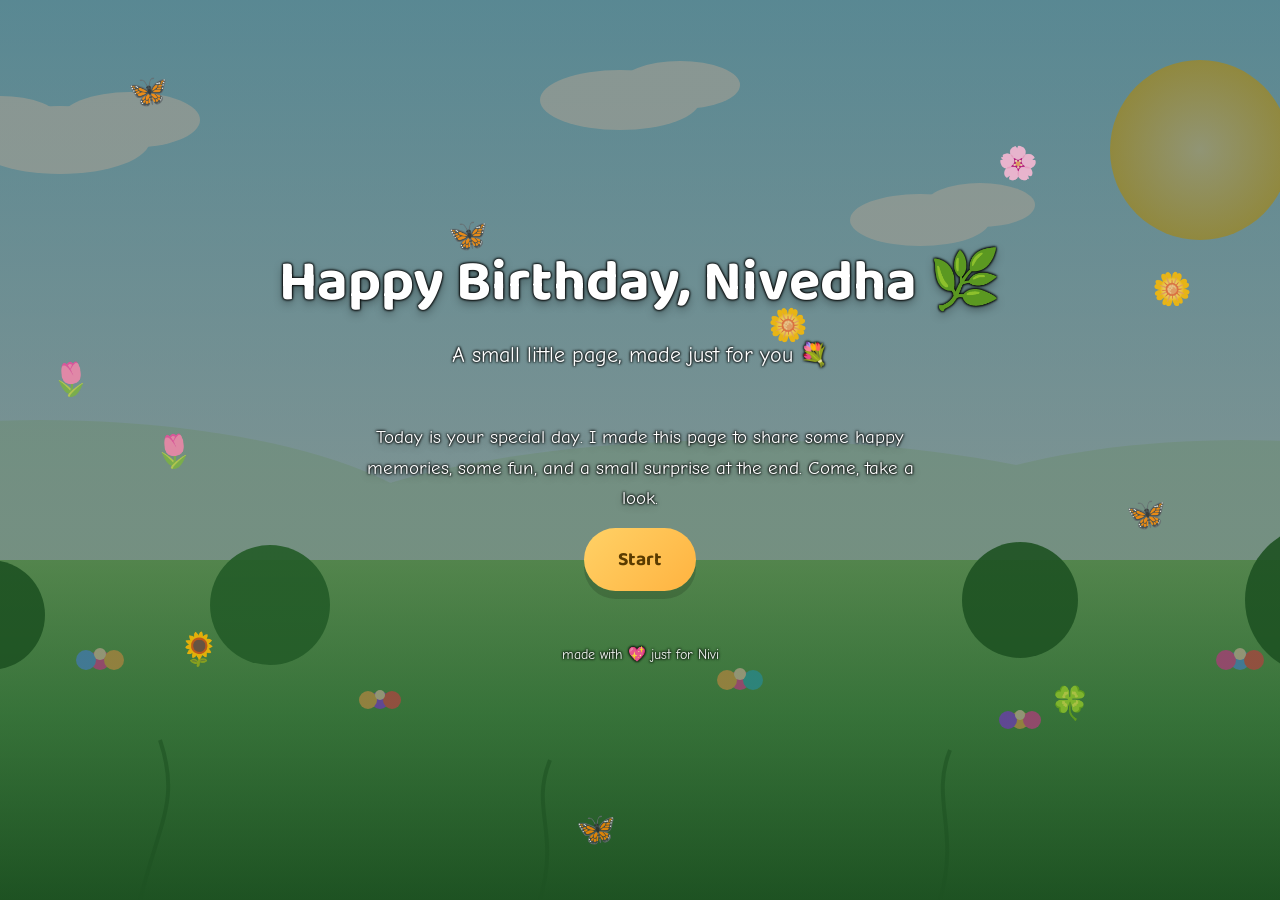
<file: index.html>
<!DOCTYPE html>
<html lang="en">
<head>
<meta charset="UTF-8" />
<meta name="viewport" content="width=device-width, initial-scale=1.0" />
<title>Happy Birthday Nivi 🌿</title>
<link rel="stylesheet" href="css/style.css" />
</head>
<body>
  <span class="floaty" style="top:8%; left:10%;">🦋</span>
  <span class="floaty" style="top:16%; left:78%; animation-delay: 1s;">🌸</span>
  <span class="floaty" style="top:24%; left:35%; animation-delay: 1.6s;">🦋</span>
  <span class="floaty" style="top:34%; left:60%; animation-delay: 0.6s;">🌼</span>
  <span class="floaty" style="top:48%; left:12%; animation-delay: 2.1s;">🌷</span>
  <span class="floaty" style="top:55%; left:88%; animation-delay: 1.2s;">🦋</span>
  <span class="floaty" style="top:70%; left:14%; animation-delay: 2s;">🌻</span>
  <span class="floaty" style="top:76%; left:82%; animation-delay: 1.5s;">🍀</span>
  <span class="floaty" style="top:40%; left:4%; animation-delay: 0.5s;">🌷</span>
  <span class="floaty" style="top:30%; left:90%; animation-delay: 2.5s;">🌼</span>
  <span class="floaty" style="top:90%; left:45%; animation-delay: 0.8s;">🦋</span>

  <h1 class="wonder-title">Happy Birthday, <span class="name-loop" id="name-loop">Nivedha</span> 🌿</h1>
  <p class="wonder-subtitle">A small little page, made just for you 💐</p>

  <div class="wonder-card">
    <p>Today is your special day. I made this page to share some happy memories, some fun, and a
      small surprise at the end. Come, take a look.</p>
    <div class="button-row">
      <a class="btn btn-next" href="memories.html">Start</a>
    </div>
  </div>

  <footer class="wonder-footer">made with 💖 just for Nivi</footer>

  <script src="js/nameloop.js"></script>
  <script src="js/transitions.js"></script>
  <script>
    WonderNameLoop.startNameLoop('name-loop', ['Nivedha', 'Nivi'], 2200);
  </script>
</body>
</html>
</file>
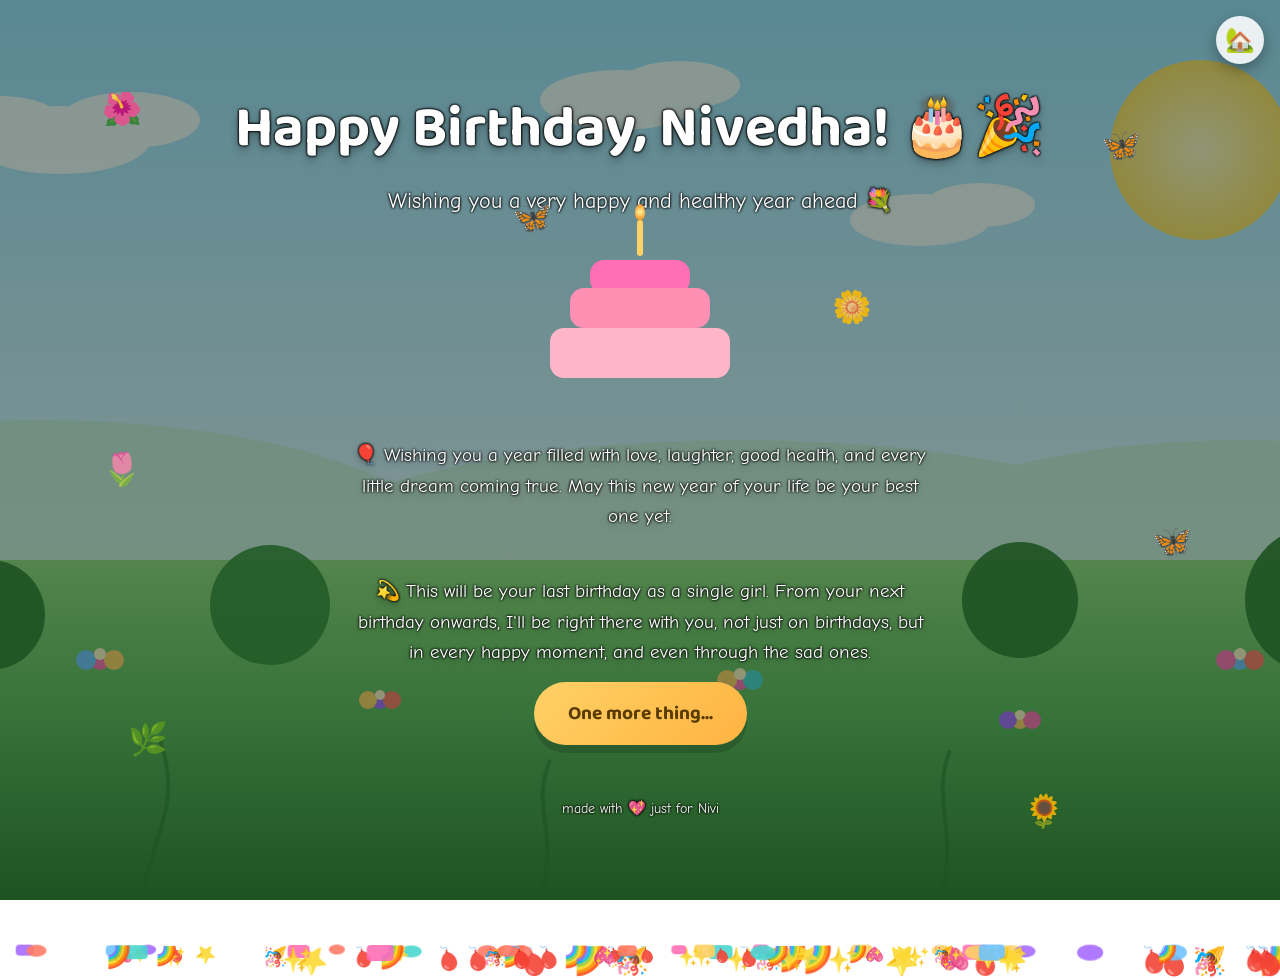
<file: birthday.html>
<!DOCTYPE html>
<html lang="en">
<head>
<meta charset="UTF-8" />
<meta name="viewport" content="width=device-width, initial-scale=1.0" />
<title>Happy Birthday Nivi! 🎂</title>
<link rel="stylesheet" href="css/style.css" />
</head>
<body>
  <a class="home-icon-btn" href="index.html" aria-label="Home">🏡</a>
  <div class="balloons" id="balloons"></div>
  <span class="floaty" style="top:10%; left:8%;">🌺</span>
  <span class="floaty" style="top:14%; left:86%; animation-delay: 1s;">🦋</span>
  <span class="floaty" style="top:22%; left:40%; animation-delay: 1.7s;">🦋</span>
  <span class="floaty" style="top:32%; left:65%; animation-delay: 0.5s;">🌼</span>
  <span class="floaty" style="top:50%; left:8%; animation-delay: 2.4s;">🌷</span>
  <span class="floaty" style="top:58%; left:90%; animation-delay: 1.3s;">🦋</span>
  <span class="floaty" style="top:80%; left:10%; animation-delay: 2s;">🌿</span>
  <span class="floaty" style="top:88%; left:80%; animation-delay: 0.9s;">🌻</span>

  <h1 class="wonder-title">Happy Birthday, <span class="name-loop" id="name-loop">Nivedha</span>! 🎂🎉</h1>
  <p class="wonder-subtitle">Wishing you a very happy and healthy year ahead 💐</p>

  <div class="cake">
    <div class="candle">
      <div class="flame"></div>
    </div>
    <div class="layer layer-top"></div>
    <div class="layer layer-middle"></div>
    <div class="layer layer-bottom"></div>
  </div>

  <div class="wonder-card">
    <p>🎈 Wishing you a year filled with love, laughter, good health, and every little dream
      coming true. May this new year of your life be your best one yet.</p>
  </div>

  <div class="wonder-card">
    <p>💫 This will be your last birthday as a single girl. From your next birthday onwards, I'll
      be right there with you, not just on birthdays, but in every happy moment, and even through
      the sad ones.</p>
    <div class="button-row">
      <a class="btn btn-next" href="proposal.html">One more thing...</a>
    </div>
  </div>

  <footer class="wonder-footer">made with 💖 just for Nivi</footer>

  <script src="js/confetti.js"></script>
  <script src="js/transitions.js"></script>
  <script src="js/nameloop.js"></script>
  <script>
    WonderNameLoop.startNameLoop('name-loop', ['Nivedha', 'Nivi'], 2200);
    WonderConfetti.burstConfetti({ count: 90 });
    setInterval(() => WonderConfetti.burstConfetti({ count: 20 }), 3000);

    const balloonField = document.getElementById('balloons');
    const emojis = ['🎈', '🎈', '🎈', '🌸'];
    for (let i = 0; i < 14; i++) {
      const b = document.createElement('span');
      b.className = 'balloon';
      b.textContent = emojis[Math.floor(Math.random() * emojis.length)];
      b.style.left = Math.random() * 100 + 'vw';
      b.style.animationDelay = (Math.random() * 9) + 's';
      b.style.animationDuration = (7 + Math.random() * 5) + 's';
      balloonField.appendChild(b);
    }
  </script>
</body>
</html>
</file>
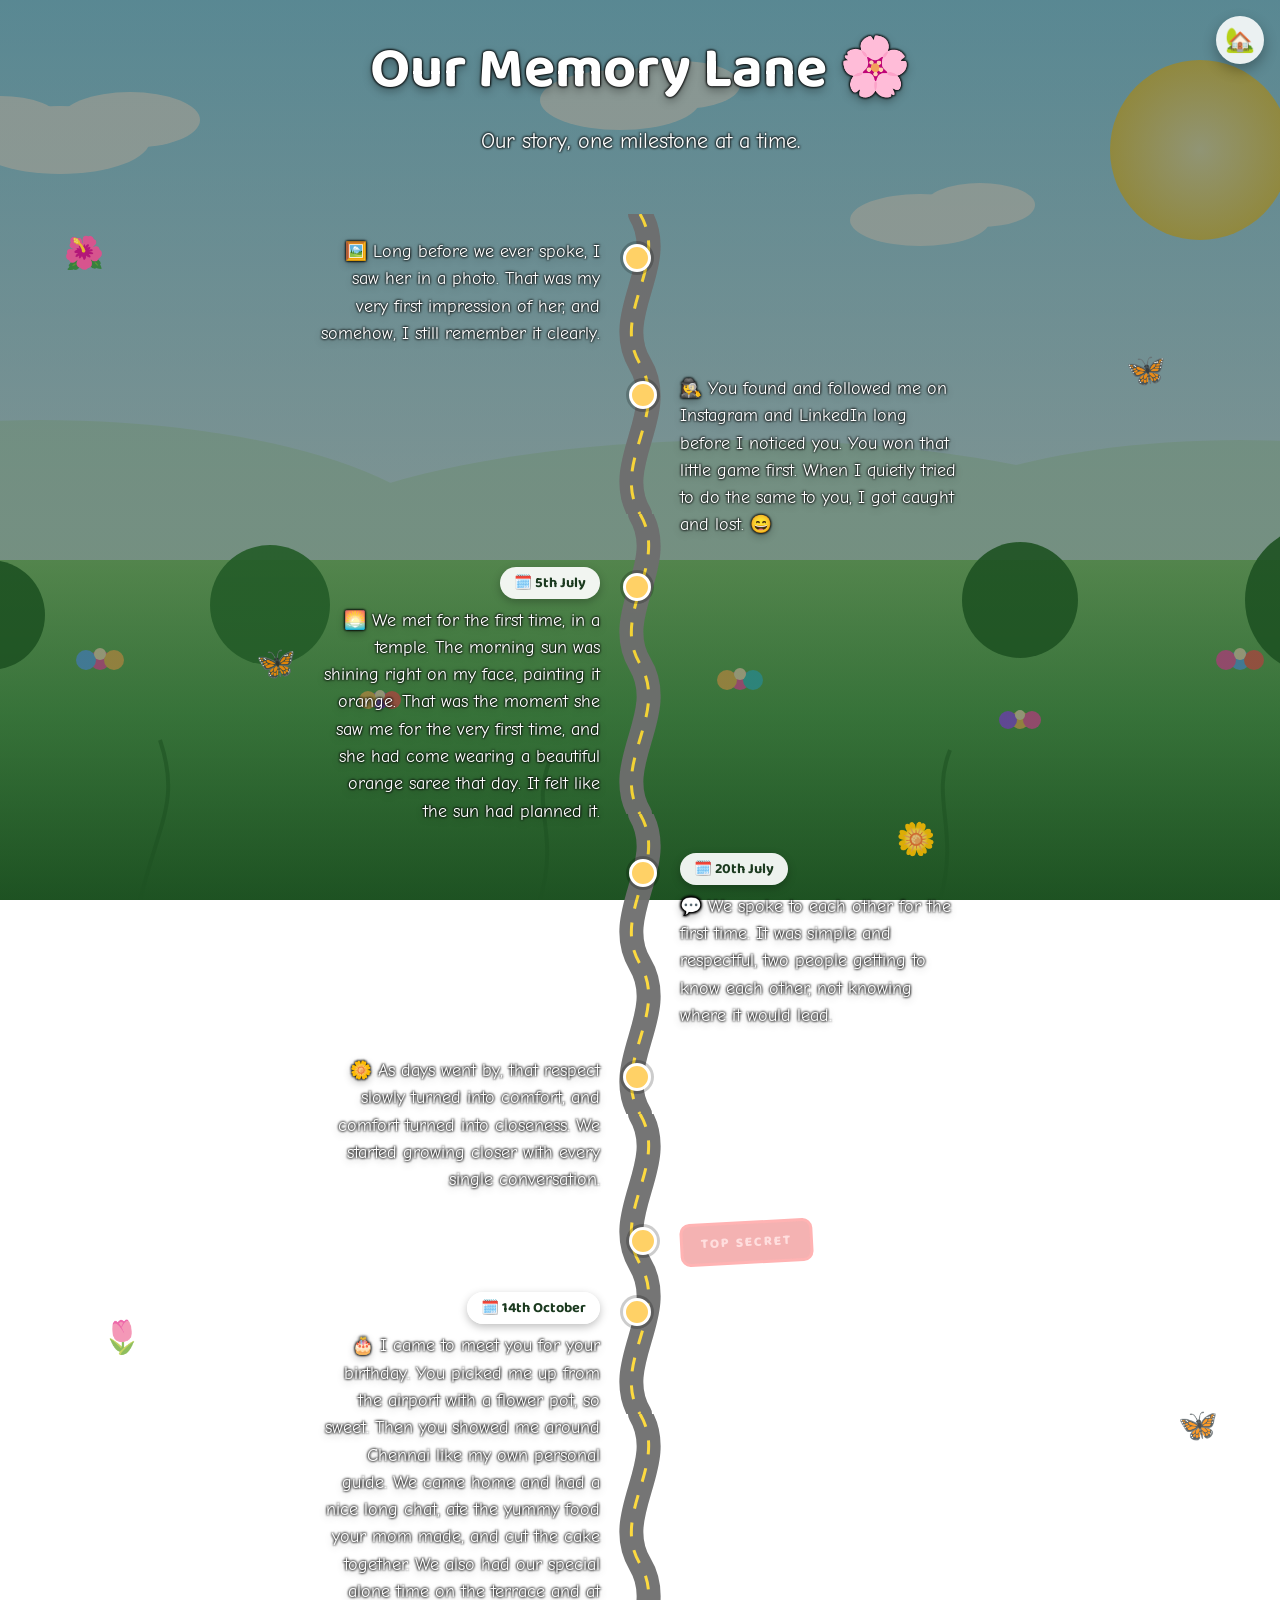
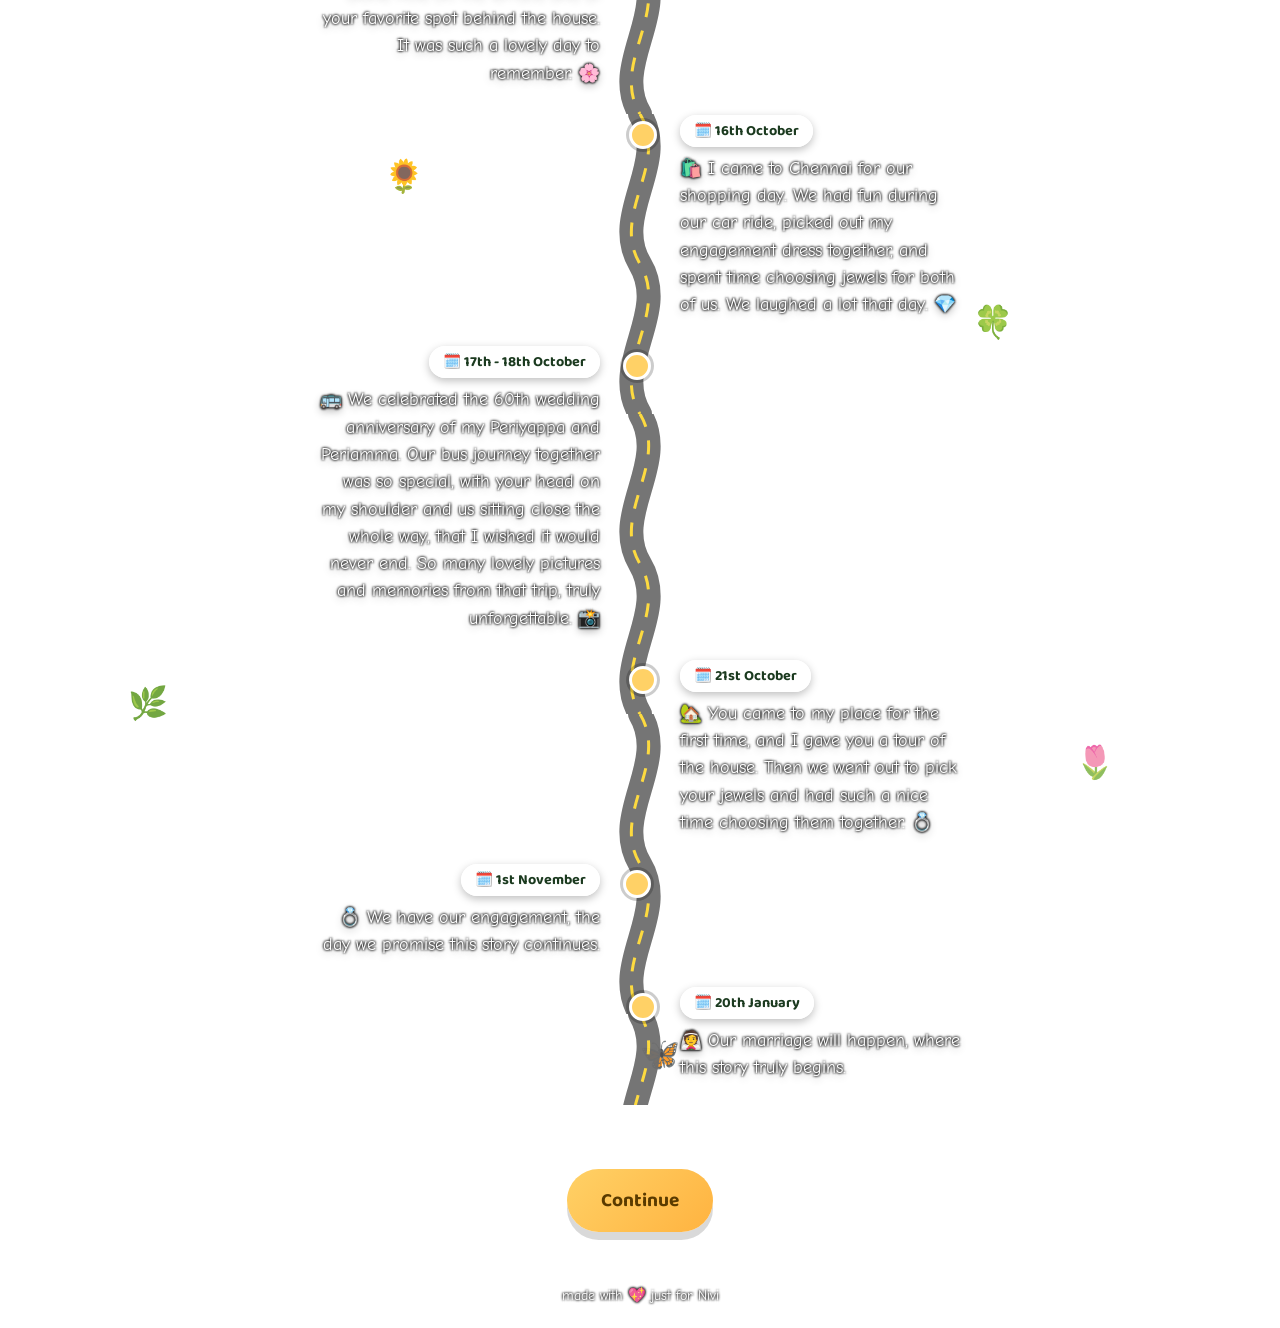
<file: memories.html>
<!DOCTYPE html>
<html lang="en">
<head>
<meta charset="UTF-8" />
<meta name="viewport" content="width=device-width, initial-scale=1.0" />
<title>Our Memory Lane 🌸</title>
<link rel="stylesheet" href="css/style.css" />
</head>
<body>
  <a class="home-icon-btn" href="index.html" aria-label="Home">🏡</a>
  <span class="floaty" style="top:8%; left:5%;">🌺</span>
  <span class="floaty" style="top:12%; left:88%; animation-delay: 1s;">🦋</span>
  <span class="floaty" style="top:22%; left:20%; animation-delay: 1.8s;">🦋</span>
  <span class="floaty" style="top:28%; left:70%; animation-delay: 0.6s;">🌼</span>
  <span class="floaty" style="top:45%; left:8%; animation-delay: 2.2s;">🌷</span>
  <span class="floaty" style="top:48%; left:92%; animation-delay: 1.4s;">🦋</span>
  <span class="floaty" style="top:60%; left:30%; animation-delay: 0.9s;">🌻</span>
  <span class="floaty" style="top:65%; left:76%; animation-delay: 2.6s;">🍀</span>
  <span class="floaty" style="top:78%; left:10%; animation-delay: 2s;">🌿</span>
  <span class="floaty" style="top:80%; left:84%; animation-delay: 1.3s;">🌷</span>
  <span class="floaty" style="top:90%; left:50%; animation-delay: 0.3s;">🦋</span>

  <h1 class="wonder-title">Our Memory Lane 🌸</h1>
  <p class="wonder-subtitle">Our story, one milestone at a time.</p>

  <div class="timeline">
    <div class="timeline-item">
      <div class="timeline-content">
        <p>🖼️ Long before we ever spoke, I saw her in a photo. That was my very first impression
          of her, and somehow, I still remember it clearly.</p>
      </div>
    </div>

    <div class="timeline-item">
      <div class="timeline-content">
        <p>🕵️‍♀️ You found and followed me on Instagram and LinkedIn long before I noticed you.
          You won that little game first. When I quietly tried to do the same to you, I got caught
          and lost. 😄</p>
      </div>
    </div>

    <div class="timeline-item">
      <div class="timeline-content">
        <span class="timeline-date">🗓️ 5th July</span>
        <p>🌅 We met for the first time, in a temple. The morning sun was shining
          right on my face, painting it orange. That was the moment she saw me for the very first
          time, and she had come wearing a beautiful orange saree that day. It felt like the sun
          had planned it.</p>
      </div>
    </div>

    <div class="timeline-item">
      <div class="timeline-content">
        <span class="timeline-date">🗓️ 20th July</span>
        <p>💬 We spoke to each other for the first time. It was simple and
          respectful, two people getting to know each other, not knowing where it would lead.</p>
      </div>
    </div>

    <div class="timeline-item">
      <div class="timeline-content">
        <p>🌼 As days went by, that respect slowly turned into comfort, and comfort turned into
          closeness. We started growing closer with every single conversation.</p>
      </div>
    </div>

    <div class="timeline-item">
      <div class="timeline-content">
        <button type="button" class="secret-trigger" id="secret-trigger">Top Secret</button>
        <div class="secret-form" id="secret-form">
          <p class="secret-hint">Hint: "Na unna vida vellai ah therinja day"</p>
          <input type="password" inputmode="numeric" pattern="[0-9]*" maxlength="4" id="secret-password" class="secret-input" placeholder="4-digit code" />
          <button type="button" class="btn btn-next" id="secret-submit" style="padding:10px 20px; font-size:1rem;">Unlock</button>
          <p class="secret-error" id="secret-error" style="display:none;">Wrong password, try again.</p>
        </div>
        <div class="secret-content" id="secret-content">
          <span class="timeline-date">🗓️ 6th September</span>
          <p>🕵️ Our secret meetup on Bangalore... 💕</p>
        </div>
      </div>
    </div>

    <div class="timeline-item">
      <div class="timeline-content">
        <span class="timeline-date">🗓️ 14th October</span>
        <p>🎂 I came to meet you for your birthday. You picked me up from the airport with a flower pot, so sweet. Then you showed me around Chennai like my own personal guide. We came home and had a nice long chat, ate the yummy food your mom made, and cut the cake together. We also had our special alone time on the terrace and at your favorite spot behind the house. It was such a lovely day to remember. 🌸</p>
      </div>
    </div>

    <div class="timeline-item">
      <div class="timeline-content">
        <span class="timeline-date">🗓️ 16th October</span>
        <p>🛍️ I came to Chennai for our shopping day. We had fun during our car ride, picked out my engagement dress together, and spent time choosing jewels for both of us. We laughed a lot that day. 💎</p>
      </div>
    </div>

    <div class="timeline-item">
      <div class="timeline-content">
        <span class="timeline-date">🗓️ 17th - 18th October</span>
        <p>🚌 We celebrated the 60th wedding anniversary of my Periyappa and Periamma. Our bus journey together was so special, with your head on my shoulder and us sitting close the whole way, that I wished it would never end. So many lovely pictures and memories from that trip, truly unforgettable. 📸</p>
      </div>
    </div>

    <div class="timeline-item">
      <div class="timeline-content">
        <span class="timeline-date">🗓️ 21st October</span>
        <p>🏡 You came to my place for the first time, and I gave you a tour of the house. Then we went out to pick your jewels and had such a nice time choosing them together. 💍</p>
      </div>
    </div>

    <div class="timeline-item">
      <div class="timeline-content">
        <span class="timeline-date">🗓️ 1st November</span>
        <p>💍 We have our engagement, the day we promise this story continues.</p>
      </div>
    </div>

    <div class="timeline-item">
      <div class="timeline-content">
        <span class="timeline-date">🗓️ 20th January</span>
        <p>👰 Our marriage will happen, where this story truly begins.</p>
      </div>
    </div>
  </div>

  <div class="wonder-card">
    <div class="button-row">
      <a class="btn btn-next" href="birthday.html">Continue</a>
    </div>
  </div>

  <footer class="wonder-footer">made with 💖 just for Nivi</footer>

  <script src="js/transitions.js"></script>
  <script>
    const secretTrigger = document.getElementById('secret-trigger');
    const secretForm = document.getElementById('secret-form');
    const secretContent = document.getElementById('secret-content');
    const secretPassword = document.getElementById('secret-password');
    const secretSubmit = document.getElementById('secret-submit');
    const secretError = document.getElementById('secret-error');
    const SECRET_PASSWORD = '0507';

    secretTrigger.addEventListener('click', () => {
      secretForm.style.display = 'flex';
      secretTrigger.style.display = 'none';
      secretPassword.focus();
    });

    function tryUnlock() {
      if (secretPassword.value.trim() === SECRET_PASSWORD) {
        secretForm.style.display = 'none';
        secretContent.classList.add('revealed');
      } else {
        secretError.style.display = 'block';
        secretPassword.value = '';
        secretPassword.focus();
      }
    }

    secretSubmit.addEventListener('click', tryUnlock);
    secretPassword.addEventListener('keydown', (evt) => {
      if (evt.key === 'Enter') {
        evt.preventDefault();
        tryUnlock();
      }
    });
  </script>
</body>
</html>
</file>
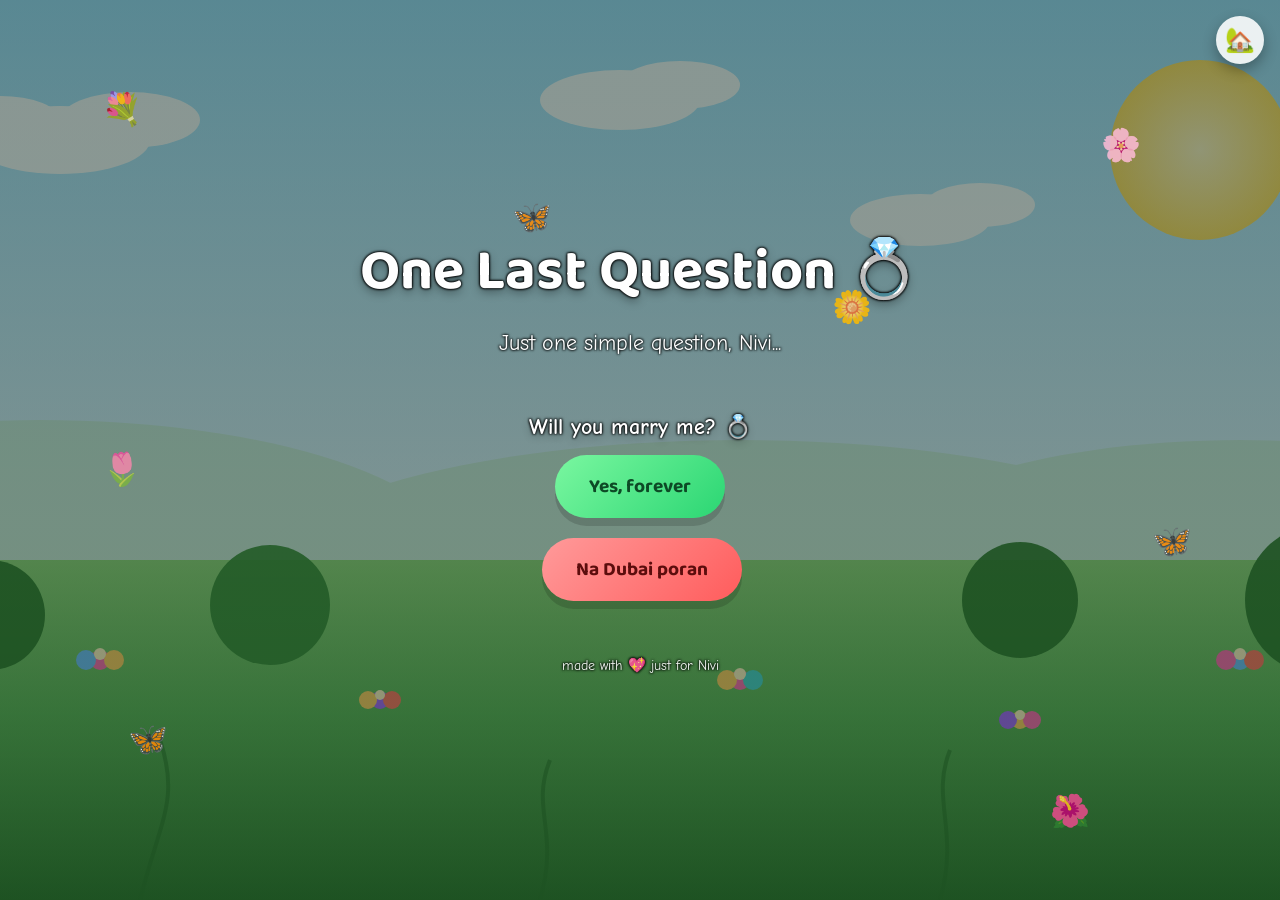
<file: proposal.html>
<!DOCTYPE html>
<html lang="en">
<head>
<meta charset="UTF-8" />
<meta name="viewport" content="width=device-width, initial-scale=1.0" />
<title>One Last Question 💍</title>
<link rel="stylesheet" href="css/style.css" />
</head>
<body>
  <a class="home-icon-btn" href="index.html" aria-label="Home">🏡</a>
  <span class="floaty" style="top:10%; left:8%;">💐</span>
  <span class="floaty" style="top:14%; left:86%; animation-delay: 1s;">🌸</span>
  <span class="floaty" style="top:22%; left:40%; animation-delay: 1.6s;">🦋</span>
  <span class="floaty" style="top:32%; left:65%; animation-delay: 0.6s;">🌼</span>
  <span class="floaty" style="top:50%; left:8%; animation-delay: 2.2s;">🌷</span>
  <span class="floaty" style="top:58%; left:90%; animation-delay: 1.2s;">🦋</span>
  <span class="floaty" style="top:80%; left:10%; animation-delay: 2s;">🦋</span>
  <span class="floaty" style="top:88%; left:82%; animation-delay: 0.8s;">🌺</span>

  <h1 class="wonder-title">One Last Question 💍</h1>
  <p class="wonder-subtitle">Just one simple question, Nivi...</p>

  <div class="wonder-card" id="proposal-card">
    <p style="font-size: 1.4rem; font-weight: 700;">Will you marry me? 💍</p>
    <div class="button-row-stack">
      <button class="btn btn-yes" id="yes-btn">Yes, forever</button>
      <button class="btn btn-no" id="no-btn">Na Dubai poran</button>
    </div>
  </div>

  <footer class="wonder-footer" id="secret-trigger">made with 💖 just for Nivi</footer>

  <div class="reveal-overlay" id="reveal">
    <div class="nickname-wall" aria-hidden="true">
      <span style="top:6%; left:8%; transform: rotate(-8deg);">Nivi</span>
      <span style="top:4%; left:30%; transform: rotate(5deg);">Rowdy</span>
      <span style="top:8%; left:50%; transform: rotate(6deg);">Gundamma</span>
      <span style="top:4%; left:70%; transform: rotate(-6deg);">Vellakenne</span>
      <span style="top:6%; left:90%; transform: rotate(7deg);">Kudikari</span>

      <span style="top:24%; left:6%; transform: rotate(5deg);">Kutty Addu</span>
      <span style="top:26%; left:85%; transform: rotate(-5deg);">Erruma maddu</span>

      <span style="top:46%; left:4%; transform: rotate(-9deg);">Goindamma</span>
      <span style="top:48%; left:92%; transform: rotate(8deg);">Rowdy</span>

      <span style="top:66%; left:8%; transform: rotate(7deg);">Pondatti</span>
      <span style="top:68%; left:90%; transform: rotate(-7deg);">Vellakenne</span>

      <span style="top:84%; left:12%; transform: rotate(6deg);">Dathi</span>
      <span style="top:86%; left:32%; transform: rotate(4deg);">Nivi</span>
      <span style="top:88%; left:55%; transform: rotate(-4deg);">Gundamma</span>
      <span style="top:86%; left:78%; transform: rotate(5deg);">Kudikari</span>
      <span style="top:96%; left:50%; transform: rotate(-5deg);">Dathi</span>
    </div>

    <div class="reveal-content">
      <span class="reveal-ring">💍</span>
      <p class="reveal-text">You said YES! 🎉</p>
      <p class="reveal-text" style="font-size: 1.2rem;">I Love you too my girl 💖</p>
    </div>
  </div>

  <div class="secret-popup-overlay" id="secret-popup">
    <div class="secret-popup-box">
      <p class="secret-popup-text">Va Namba rendu perum senthu pollam</p>
      <button class="btn btn-yes secret-popup-ok" id="secret-popup-ok">Okay</button>
    </div>
  </div>

  <script src="js/dodge.js"></script>
  <script src="js/confetti.js"></script>
  <script src="js/transitions.js"></script>
  <script>
    const noBtn = document.getElementById('no-btn');
    const noBtnDodge = WonderDodge.makeUndodgeable(noBtn);

    const yesBtn = document.getElementById('yes-btn');
    const reveal = document.getElementById('reveal');

    yesBtn.addEventListener('click', () => {
      reveal.classList.add('show');
      WonderConfetti.burstConfetti({ count: 120 });
      setInterval(() => WonderConfetti.burstConfetti({ count: 30 }), 1200);
    });

    // Secret developer-only trigger: nothing on screen can click the
    // "Na Dubai poran" button (it dodges every pointer). Long-pressing
    // (hold ~3s, no release) the footer credit line just freezes the
    // button wherever it currently is, it does NOT show anything by
    // itself. Only clicking the now-frozen button reveals the popup.
    const secretPopup = document.getElementById('secret-popup');
    const secretPopupOk = document.getElementById('secret-popup-ok');
    const secretTrigger = document.getElementById('secret-trigger');
    const HOLD_DURATION_MS = 3000;
    let holdTimer = null;

    noBtn.addEventListener('click', () => {
      secretPopup.classList.add('show');
    });

    function cancelHold() {
      if (holdTimer) {
        clearTimeout(holdTimer);
        holdTimer = null;
      }
    }

    function startHold(evt) {
      evt.preventDefault();
      cancelHold();
      holdTimer = setTimeout(() => {
        noBtnDodge.freeze();
        holdTimer = null;
      }, HOLD_DURATION_MS);
    }

    secretTrigger.addEventListener('pointerdown', startHold);
    secretTrigger.addEventListener('pointerup', cancelHold);
    secretTrigger.addEventListener('pointerleave', cancelHold);
    secretTrigger.addEventListener('pointercancel', cancelHold);
    secretTrigger.addEventListener('contextmenu', (evt) => evt.preventDefault());

    secretPopupOk.addEventListener('click', () => {
      secretPopup.classList.remove('show');
    });
  </script>
</body>
</html>
</file>
<file: css/style.css>
/* ===========================================================
   Wonderland Birthday + Proposal Site — shared theme
   =========================================================== */

@import url('https://fonts.googleapis.com/css2?family=Baloo+2:wght@500;700;800&family=Comic+Neue:wght@400;700&display=swap');

:root {
  --pink: #ff6fb5;
  --purple: #a66bff;
  --teal: #4ad7d1;
  --gold: #ffd166;
  --coral: #ff7a66;
  --sky: #aee9ff;
  --leaf: #4caf50;
  --leaf-dark: #2e7d32;
  --ink: #1b3a1f;
  --cream: #fbfff2;

  --gradient-rainbow: linear-gradient(
    to bottom,
    #bdeaff 0%,
    #d8f3c0 32%,
    #9bd98a 55%,
    #5cb85c 75%,
    #2e7d32 100%
  );
}

* {
  box-sizing: border-box;
}

html, body {
  margin: 0;
  padding: 0;
  min-height: 100%;
}

body {
  font-family: 'Comic Neue', 'Baloo 2', cursive, sans-serif;
  color: var(--cream);
  background:
    linear-gradient(rgba(10, 30, 15, 0.45), rgba(10, 30, 15, 0.45)),
    url('../assets/garden-bg.svg');
  background-size: cover;
  background-position: center bottom;
  background-repeat: no-repeat;
  background-attachment: fixed;
  animation: pageEnter 0.8s ease both;
  min-height: 100vh;
  width: 100%;
  overflow-x: hidden;
  display: flex;
  flex-direction: column;
  align-items: center;
  justify-content: center;
  text-align: center;
  padding: 24px 16px;
  position: relative;
}

/* Page enter / leave transition */
@keyframes pageEnter {
  from { opacity: 0; transform: translateY(18px) scale(0.98); }
  to { opacity: 1; transform: translateY(0) scale(1); }
}

body.page-leaving {
  animation: pageLeave 0.38s ease forwards !important;
  pointer-events: none;
}

@keyframes pageLeave {
  from { opacity: 1; transform: translateY(0) scale(1); }
  to { opacity: 0; transform: translateY(-18px) scale(0.98); }
}

h1, h2, h3 {
  font-family: 'Baloo 2', cursive;
  color: #ffffff;
  text-shadow:
    -1px -1px 2px rgba(0, 0, 0, 0.6),
    1px -1px 2px rgba(0, 0, 0, 0.6),
    -1px 1px 2px rgba(0, 0, 0, 0.6),
    1px 1px 2px rgba(0, 0, 0, 0.6),
    0 4px 10px rgba(0, 0, 0, 0.35);
}

.wonder-title {
  font-size: clamp(2rem, 6vw, 3.6rem);
  margin: 0 0 12px;
}

.wonder-subtitle {
  font-size: clamp(1rem, 2.6vw, 1.4rem);
  color: #ffffff;
  text-shadow:
    -1px -1px 2px rgba(0, 0, 0, 0.55),
    1px -1px 2px rgba(0, 0, 0, 0.55),
    -1px 1px 2px rgba(0, 0, 0, 0.55),
    1px 1px 2px rgba(0, 0, 0, 0.55);
  margin: 0 0 32px;
}

/* Floating decorative sparkles / clouds, reused across pages */
.floaty {
  position: absolute;
  font-size: 2rem;
  opacity: 0.85;
  animation: bob 6s ease-in-out infinite;
  pointer-events: none;
  user-select: none;
  z-index: 0;
}

@keyframes bob {
  0%, 100% { transform: translateY(0) rotate(0deg); }
  50% { transform: translateY(-24px) rotate(8deg); }
}

@keyframes sparkle {
  0%, 100% { opacity: 0.4; transform: scale(0.9); }
  50% { opacity: 1; transform: scale(1.15); }
}

/* Content block, no box, blends straight into the page */
.wonder-card {
  position: relative;
  z-index: 1;
  max-width: 600px;
  width: 100%;
  margin: 22px 0;
  padding: 0 8px;
}

.wonder-card p {
  font-size: 1.2rem;
  line-height: 1.6;
  color: #ffffff;
  text-shadow:
    -1px -1px 2px rgba(0, 0, 0, 0.55),
    1px -1px 2px rgba(0, 0, 0, 0.55),
    -1px 1px 2px rgba(0, 0, 0, 0.55),
    1px 1px 2px rgba(0, 0, 0, 0.55),
    0 3px 8px rgba(0, 0, 0, 0.3);
  margin: 0;
}

/* Roadmap / timeline layout for the memory lane page */
.timeline {
  position: relative;
  z-index: 1;
  max-width: 720px;
  width: 100%;
  margin: 28px auto;
  padding: 10px 0;
}

/* The winding "road trip" line running down the middle */
.timeline::before {
  content: '';
  position: absolute;
  left: 50%;
  top: 0;
  bottom: 0;
  width: 60px;
  background-image: url('../assets/road-pattern.svg');
  background-repeat: repeat-y;
  background-size: 60px 300px;
  transform: translateX(-50%);
  opacity: 0.95;
}

.timeline-item {
  position: relative;
  width: 50%;
  padding: 14px 40px;
  box-sizing: border-box;
}

.timeline-item:nth-child(odd) {
  left: 0;
  text-align: right;
}

.timeline-item:nth-child(even) {
  left: 50%;
  text-align: left;
}

.timeline-item::after {
  content: '';
  position: absolute;
  top: 20px;
  width: 22px;
  height: 22px;
  border-radius: 50%;
  background: var(--gold);
  border: 3px solid #ffffff;
  box-shadow: 0 0 0 3px rgba(0, 0, 0, 0.2);
  z-index: 2;
}

.timeline-item:nth-child(odd)::after {
  right: -11px;
}

.timeline-item:nth-child(even)::after {
  left: -11px;
}

.timeline-date {
  display: inline-block;
  background: rgba(255, 255, 255, 0.92);
  color: var(--ink);
  font-family: 'Baloo 2', cursive;
  font-weight: 700;
  font-size: 0.9rem;
  padding: 4px 14px;
  border-radius: 999px;
  margin-bottom: 8px;
  box-shadow: 0 3px 8px rgba(0, 0, 0, 0.25);
}

.timeline-content p {
  font-size: 1.1rem;
  line-height: 1.55;
  color: #ffffff;
  text-shadow:
    -1px -1px 2px rgba(0, 0, 0, 0.55),
    1px -1px 2px rgba(0, 0, 0, 0.55),
    -1px 1px 2px rgba(0, 0, 0, 0.55),
    1px 1px 2px rgba(0, 0, 0, 0.55),
    0 3px 8px rgba(0, 0, 0, 0.3);
  margin: 0;
}

/* Top secret timeline item: visible trigger, hidden content until unlocked */
.secret-trigger {
  display: inline-block;
  font-family: 'Baloo 2', cursive;
  font-weight: 800;
  letter-spacing: 2px;
  text-transform: uppercase;
  color: #ffdede;
  background: rgba(224, 36, 36, 0.35);
  border: 3px solid #ffb3b3;
  border-radius: 10px;
  padding: 8px 18px;
  cursor: pointer;
  transform: rotate(-3deg);
}

.secret-trigger:hover {
  transform: rotate(0deg) scale(1.04);
}

.secret-form {
  display: none;
  margin-top: 12px;
  flex-wrap: wrap;
  gap: 8px;
  align-items: center;
  justify-content: inherit;
}

.secret-hint {
  width: 100%;
  font-size: 0.9rem;
  font-style: italic;
  color: #ffffff;
  opacity: 0.85;
  text-shadow:
    -1px -1px 2px rgba(0, 0, 0, 0.5),
    1px -1px 2px rgba(0, 0, 0, 0.5),
    -1px 1px 2px rgba(0, 0, 0, 0.5),
    1px 1px 2px rgba(0, 0, 0, 0.5);
  margin: 0 0 4px;
}

.secret-input {
  font-family: 'Baloo 2', cursive;
  font-size: 1.1rem;
  padding: 10px 14px;
  border-radius: 10px;
  border: none;
  width: 130px;
  text-align: center;
  letter-spacing: 4px;
}

.secret-error {
  width: 100%;
  color: #ffd1d1;
  font-size: 0.9rem;
  margin: 4px 0 0;
}

.secret-content {
  display: none;
  margin-top: 12px;
}

.secret-content.revealed {
  display: block;
}

/* Looping name swap (Nivedha <-> Nivi) */
.name-loop {
  display: inline-block;
  transition: opacity 0.5s ease;
}

/* Buttons */
.btn {
  font-family: 'Baloo 2', cursive;
  font-size: 1.2rem;
  font-weight: 700;
  padding: 16px 34px;
  border: none;
  border-radius: 999px;
  cursor: pointer;
  margin: 10px;
  text-decoration: none;
  display: inline-block;
  box-shadow: 0 8px 0 rgba(0, 0, 0, 0.15);
  transition: transform 0.15s ease, box-shadow 0.15s ease;
}

.btn:active {
  transform: translateY(6px);
  box-shadow: 0 2px 0 rgba(0, 0, 0, 0.15);
}

.btn-yes {
  background: linear-gradient(135deg, #7af7a0, #2bd673);
  color: #0d4a26;
  animation: pulse 1.6s ease-in-out infinite;
}

.btn-yes:hover {
  transform: scale(1.08);
}

/* Fixed top-right home icon (logo only, no label) */
.home-icon-btn {
  position: fixed;
  top: 16px;
  right: 16px;
  z-index: 950;
  width: 48px;
  height: 48px;
  border-radius: 50%;
  display: flex;
  align-items: center;
  justify-content: center;
  background: rgba(255, 255, 255, 0.88);
  font-size: 1.5rem;
  text-decoration: none;
  box-shadow: 0 6px 14px rgba(0, 0, 0, 0.3);
  transition: transform 0.2s ease;
}

.home-icon-btn:hover {
  transform: scale(1.1);
}

/* Subtle skip link */
.skip-link {
  display: inline-block;
  margin-top: 6px;
  font-size: 0.95rem;
  color: #ffffff;
  text-shadow:
    -1px -1px 2px rgba(0, 0, 0, 0.55),
    1px -1px 2px rgba(0, 0, 0, 0.55),
    -1px 1px 2px rgba(0, 0, 0, 0.55),
    1px 1px 2px rgba(0, 0, 0, 0.55);
  text-decoration: none;
  opacity: 0.85;
  cursor: pointer;
}

.skip-link:hover {
  opacity: 1;
}

@keyframes pulse {
  0%, 100% { box-shadow: 0 8px 0 rgba(0,0,0,0.15), 0 0 0 0 rgba(43, 214, 115, 0.6); }
  50% { box-shadow: 0 8px 0 rgba(0,0,0,0.15), 0 0 0 14px rgba(43, 214, 115, 0); }
}

.btn-no {
  background: linear-gradient(135deg, #ff9a9a, #ff5c5c);
  color: #5c0d0d;
  z-index: 50;
}

.btn-next {
  background: linear-gradient(135deg, var(--gold), #ffb340);
  color: #5a3b00;
}

.btn-next:hover {
  transform: scale(1.06);
}

.btn-home {
  background: linear-gradient(135deg, #cfe8ff, #8fc9ff);
  color: #0d3a5a;
}

.btn-home:hover {
  transform: scale(1.06);
}

.btn[disabled] {
  opacity: 0.4;
  cursor: not-allowed;
  animation: none;
}

.button-row {
  display: flex;
  flex-wrap: wrap;
  justify-content: center;
  align-items: center;
  gap: 8px;
  position: relative;
  min-height: 90px;
}

.button-row-stack {
  display: flex;
  flex-direction: column;
  align-items: center;
  justify-content: flex-start;
  gap: 4px;
  position: relative;
  min-height: 170px;
}

/* Confetti particle */
.confetti-piece {
  position: fixed;
  top: -5vh;
  z-index: 999;
  pointer-events: none;
  will-change: transform, opacity;
  animation-name: confetti-fall;
  animation-timing-function: ease-in;
  animation-fill-mode: forwards;
}

@keyframes confetti-fall {
  0% {
    transform: translateY(0) rotate(0deg);
    opacity: 1;
  }
  100% {
    transform: translateY(110vh) rotate(540deg);
    opacity: 0.9;
  }
}

/* Reveal overlay (proposal page) */
.reveal-overlay {
  position: fixed;
  inset: 0;
  display: none;
  align-items: center;
  justify-content: center;
  background: radial-gradient(circle at center, rgba(166, 107, 255, 0.96), rgba(58, 43, 86, 0.98));
  z-index: 900;
  text-align: center;
  padding: 24px;
  overflow: hidden;
}

.reveal-content {
  position: relative;
  z-index: 2;
}

.reveal-overlay.show {
  display: flex;
  animation: fadeIn 0.6s ease;
}

@keyframes fadeIn {
  from { opacity: 0; }
  to { opacity: 1; }
}

.reveal-ring {
  font-size: 5rem;
  display: block;
  animation: ringSpin 2.4s ease-in-out infinite;
  margin-bottom: 12px;
}

@keyframes ringSpin {
  0%, 100% { transform: rotate(-12deg) scale(1); }
  50% { transform: rotate(12deg) scale(1.1); }
}

.reveal-text {
  color: var(--cream);
  font-family: 'Baloo 2', cursive;
  font-size: clamp(1.6rem, 5vw, 2.6rem);
  margin: 8px 0;
  text-shadow: 0 3px 0 rgba(0,0,0,0.25);
}

/* Secret popup (proposal page, dev-only trigger) */
.secret-popup-overlay {
  position: fixed;
  inset: 0;
  display: none;
  align-items: center;
  justify-content: center;
  background: rgba(58, 43, 86, 0.85);
  z-index: 950;
  padding: 24px;
}

.secret-popup-overlay.show {
  display: flex;
  animation: fadeIn 0.3s ease;
}

.secret-popup-box {
  background: var(--cream, #fff8ef);
  border-radius: 18px;
  padding: 28px 24px;
  max-width: 360px;
  width: 100%;
  text-align: center;
  box-shadow: 0 12px 30px rgba(0, 0, 0, 0.35);
}

.secret-popup-text {
  font-family: 'Baloo 2', cursive;
  font-size: 1.3rem;
  font-weight: 700;
  color: #3a2b56;
  margin: 0 0 18px;
}

.secret-popup-ok {
  min-width: 120px;
}

/* Decorative nickname watermark scattered across the reveal screen */
.nickname-wall {
  position: absolute;
  inset: 0;
  z-index: 1;
  pointer-events: none;
}

.nickname-wall span {
  position: absolute;
  font-family: 'Baloo 2', cursive;
  font-size: clamp(1rem, 3vw, 1.6rem);
  font-weight: 700;
  color: #ffffff;
  opacity: 0.28;
  text-shadow:
    -1px -1px 2px rgba(0, 0, 0, 0.2),
    1px -1px 2px rgba(0, 0, 0, 0.2),
    -1px 1px 2px rgba(0, 0, 0, 0.2),
    1px 1px 2px rgba(0, 0, 0, 0.2);
  text-transform: capitalize;
  white-space: nowrap;
}

footer.wonder-footer {
  margin-top: 20px;
  font-size: 0.9rem;
  color: #ffffff;
  text-shadow:
    -1px -1px 2px rgba(0, 0, 0, 0.55),
    1px -1px 2px rgba(0, 0, 0, 0.55),
    -1px 1px 2px rgba(0, 0, 0, 0.55),
    1px 1px 2px rgba(0, 0, 0, 0.55);
  opacity: 0.95;
  position: relative;
  z-index: 1;
  user-select: none;
  -webkit-user-select: none;
  -webkit-touch-callout: none;
}

/* Birthday cake (pure CSS) */
.cake {
  position: relative;
  width: 180px;
  margin: 20px auto 40px;
}

.cake .layer {
  background: var(--coral);
  border-radius: 14px;
  margin: 0 auto;
}

.cake .layer-bottom {
  width: 180px;
  height: 50px;
  background: #ffb6c9;
}

.cake .layer-middle {
  width: 140px;
  height: 40px;
  background: #ff8fb3;
  margin-top: -6px;
}

.cake .layer-top {
  width: 100px;
  height: 34px;
  background: #ff6fb5;
  margin-top: -6px;
}

.candle {
  position: absolute;
  top: -46px;
  left: 50%;
  transform: translateX(-50%);
  width: 6px;
  height: 36px;
  background: var(--gold);
  border-radius: 3px;
}

.flame {
  position: absolute;
  top: -16px;
  left: 50%;
  transform: translateX(-50%);
  width: 10px;
  height: 16px;
  background: radial-gradient(circle, #fff6a0, #ff7a00);
  border-radius: 50% 50% 50% 50% / 60% 60% 40% 40%;
  animation: flicker 0.6s ease-in-out infinite alternate;
}

@keyframes flicker {
  0% { transform: translateX(-50%) scale(1) rotate(-3deg); }
  100% { transform: translateX(-50%) scale(1.15) rotate(3deg); }
}

/* Balloons */
.balloons {
  position: fixed;
  inset: 0;
  pointer-events: none;
  overflow: hidden;
  z-index: 0;
}

.balloon {
  position: absolute;
  bottom: -120px;
  font-size: 3.2rem;
  animation: floatUp 9s linear infinite;
}

@keyframes floatUp {
  0% { transform: translateY(0) translateX(0); opacity: 1; }
  100% { transform: translateY(-120vh) translateX(20px); opacity: 0.9; }
}

@media (max-width: 480px) {
  body {
    background-attachment: scroll;
  }
  .wonder-card {
    padding: 0 6px;
  }
  .wonder-card p {
    font-size: 1.05rem;
  }
  .btn {
    font-size: 1rem;
    padding: 12px 22px;
  }
  .floaty {
    font-size: 1.4rem;
  }
  .cake {
    width: 150px;
  }
  .cake .layer-bottom {
    width: 150px;
  }
  .home-icon-btn {
    width: 40px;
    height: 40px;
    font-size: 1.2rem;
    top: 10px;
    right: 10px;
  }
  .timeline::before {
    left: 20px;
    width: 36px;
    background-size: 36px 180px;
  }
  .timeline-item {
    width: 100%;
    left: 0 !important;
    text-align: left !important;
    padding: 14px 16px 14px 48px;
  }
  .timeline-item::after {
    left: 11px !important;
    right: auto !important;
  }
}
</file>
